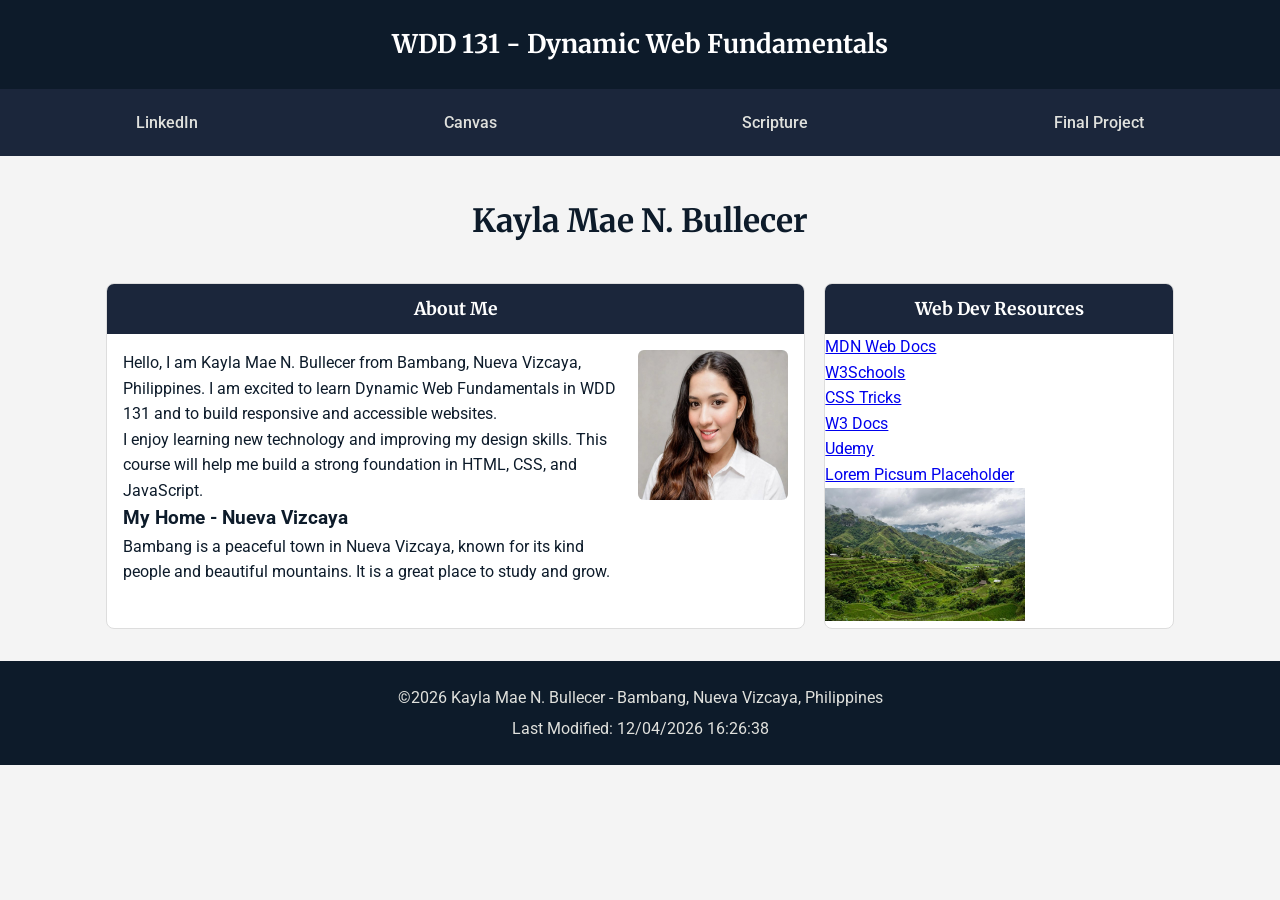
<file: index.html>
<!DOCTYPE html>
<html lang="en">
<head>
    <meta charset="UTF-8">
    <meta name="viewport" content="width=device-width, initial-scale=1.0">
    <title>WDD 131 - Dynamic Web Fundamentals - Kayla Mae N. Bullecer</title>
    <meta name="description" content="WDD 131 - Dynamic Web Fundamentals - Kayla Mae N. Bullecer - home page, course landing, web development, HTML CSS JavaScript">
    <meta name="author" content="Kayla Mae N. Bullecer">
    <link rel="preconnect" href="https://fonts.googleapis.com">
    <link rel="preconnect" href="https://fonts.gstatic.com" crossorigin>
    <link href="https://fonts.googleapis.com/css2?family=Merriweather:wght@400;700&family=Roboto:wght@400;500&display=swap" rel="stylesheet">
    <link rel="stylesheet" href="styles/base.css">
    <script src="scripts/getdates.js" defer></script>
</head>
<body>
    <header>
        <span id="course-title">WDD 131 - Dynamic Web Fundamentals</span>
        <nav>
            <a href="https://www.linkedin.com/" target="_blank">LinkedIn</a>
            <a href="https://byupw.instructure.com/" target="_blank">Canvas</a>
            <a href="https://www.churchofjesuschrist.org/study/scriptures/bofm/1-ne/3?lang=eng&id=p7#p7" target="_blank">Scripture</a>
            <a href="#">Final Project</a>
        </nav>
    </header>
    <main>
        <h1>Kayla Mae N. Bullecer</h1>
        <section class="card">
            <h2>About Me</h2>
            <div class="card-content">
                <div class="text">
                    <p>Hello, I am Kayla Mae N. Bullecer from Bambang, Nueva Vizcaya, Philippines. I am excited to learn Dynamic Web Fundamentals in WDD 131 and to build responsive and accessible websites.</p>
                    <p>I enjoy learning new technology and improving my design skills. This course will help me build a strong foundation in HTML, CSS, and JavaScript.</p>
                    <h3>My Home - Nueva Vizcaya</h3>
                    <p>Bambang is a peaceful town in Nueva Vizcaya, known for its kind people and beautiful mountains. It is a great place to study and grow.</p>
                </div>
                <img src="images/profile.jpg" alt="Portrait of Kayla Mae N. Bullecer" width="150">
            </div>
        </section>
        <section class="card">
            <h2>Web Dev Resources</h2>
            <div class="resources">
                <ul>
                    <li><a href="https://developer.mozilla.org/" target="_blank">MDN Web Docs</a></li>
                    <li><a href="https://www.w3schools.com/" target="_blank">W3Schools</a></li>
                    <li><a href="https://css-tricks.com/" target="_blank">CSS Tricks</a></li>
                    <li><a href="https://www.w3docs.com/" target="_blank">W3 Docs</a></li>
                    <li><a href="https://www.udemy.com/" target="_blank">Udemy</a></li>
                    <li><a href="https://picsum.photos/" target="_blank">Lorem Picsum Placeholder</a></li>
                </ul>
                <img src="images/nueva-vizcaya.jpg" alt="Scenery of Nueva Vizcaya" width="200">
            </div>
        </section>
    </main>
    <footer>
        <p>&copy;<span id="currentyear"></span> Kayla Mae N. Bullecer - Bambang, Nueva Vizcaya, Philippines</p>
        <p id="lastModified"></p>
    </footer>
</body>
</html>
</file>
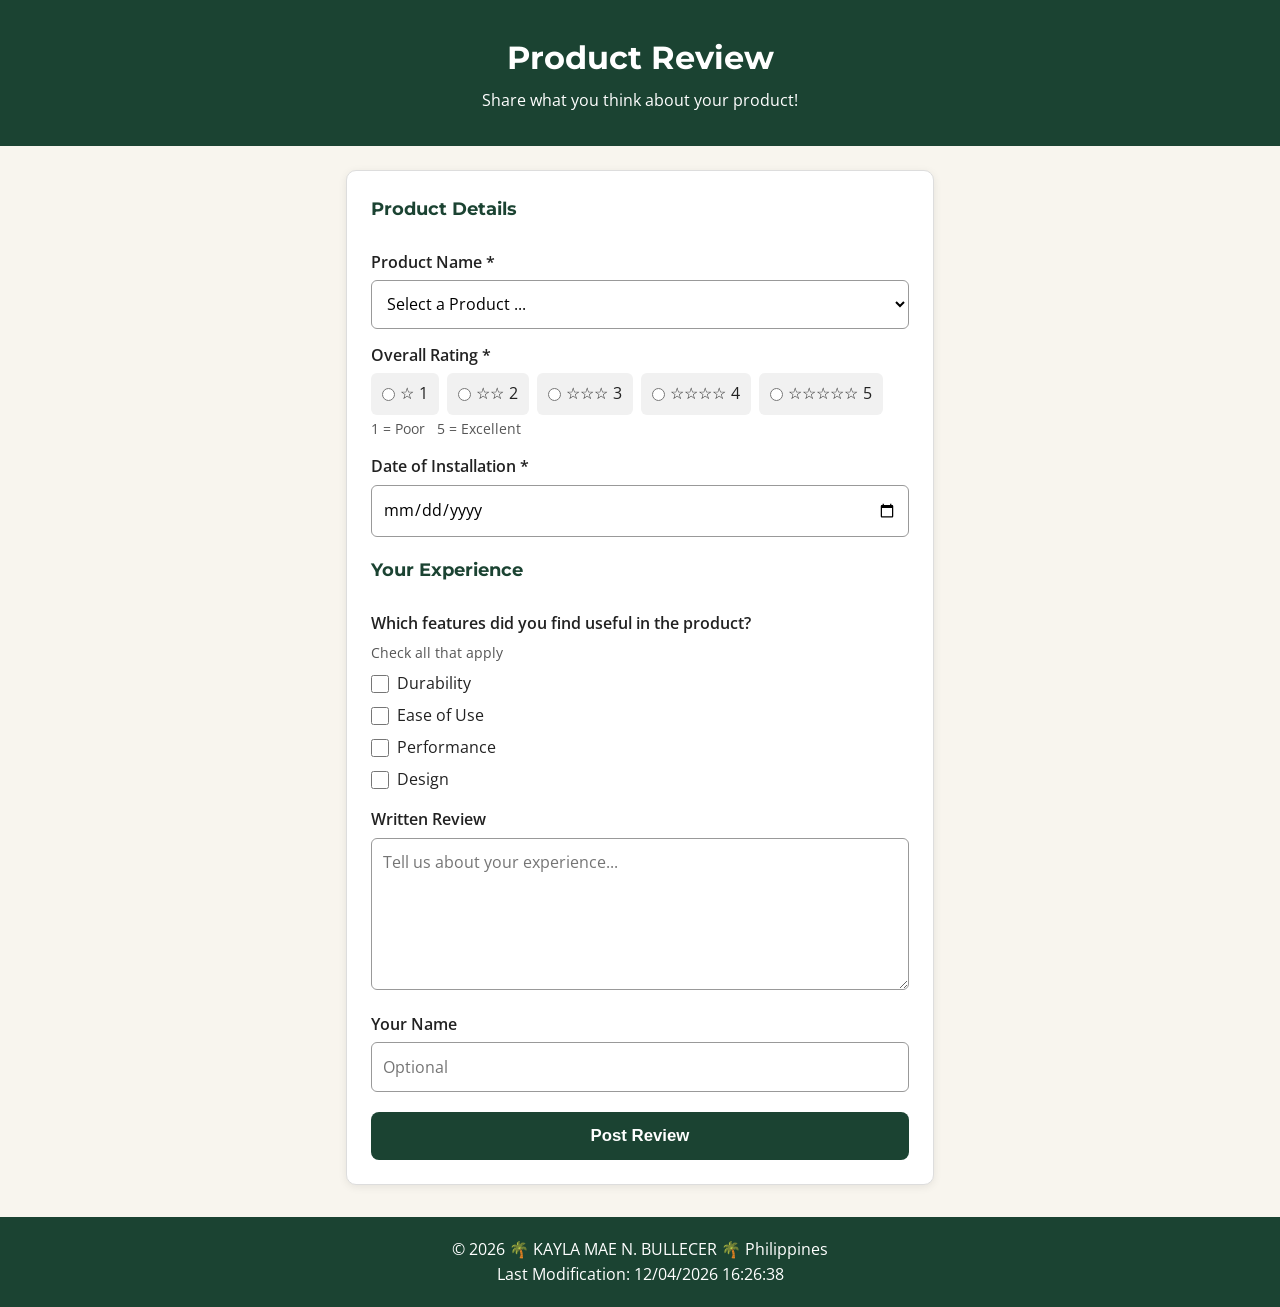
<file: form.html>
<!DOCTYPE html>
<html lang="en">
<head>
<meta charset="UTF-8">
<meta name="viewport" content="width=device-width, initial-scale=1.0">
<title>WDD 131 - Product Review Form - KAYLA MAE N. BULLECER</title>
<meta name="description" content="WDD 131 - Dynamic Web Fundamentals - Week 05 Product Review Form by KAYLA MAE N. BULLECER">
<meta name="author" content="KAYLA MAE N. BULLECER">
<link rel="preconnect" href="https://fonts.googleapis.com">
<link rel="preconnect" href="https://fonts.gstatic.com" crossorigin>
<link href="https://fonts.googleapis.com/css2?family=Montserrat:wght@600;700&family=Open+Sans:wght@400;600&display=swap" rel="stylesheet">
<link rel="stylesheet" href="styles/form.css">
<script src="scripts/form.js" defer></script>
</head>
<body>
<header>
<h1>Product Review</h1>
<p>Share what you think about your product!</p>
</header>
<main>
<form method="get" action="review.html">
<fieldset>
<legend>Product Details</legend>

<label for="productName">Product Name *</label>
<select id="productName" name="productName" required>
<option value="" disabled selected>Select a Product ...</option>
</select>

<div class="rating-group">
<span class="group-label" id="ratingLabel">Overall Rating *</span>
<div class="stars" role="radiogroup" aria-labelledby="ratingLabel">
<label for="rating1"><input type="radio" id="rating1" name="overallRating" value="1" required>☆<span>1</span></label>
<label for="rating2"><input type="radio" id="rating2" name="overallRating" value="2" required>☆☆<span>2</span></label>
<label for="rating3"><input type="radio" id="rating3" name="overallRating" value="3" required>☆☆☆<span>3</span></label>
<label for="rating4"><input type="radio" id="rating4" name="overallRating" value="4" required>☆☆☆☆<span>4</span></label>
<label for="rating5"><input type="radio" id="rating5" name="overallRating" value="5" required>☆☆☆☆☆<span>5</span></label>
</div>
<p class="hint">1 = Poor &nbsp; 5 = Excellent</p>
</div>

<label for="installDate">Date of Installation *</label>
<input type="date" id="installDate" name="installDate" required>
</fieldset>

<fieldset>
<legend>Your Experience</legend>
<span class="group-label">Which features did you find useful in the product?</span>
<p class="hint">Check all that apply</p>
<div class="checks">
<div><input type="checkbox" id="featureDurability" name="usefulFeatures" value="Durability"><label for="featureDurability">Durability</label></div>
<div><input type="checkbox" id="featureEase" name="usefulFeatures" value="Ease of Use"><label for="featureEase">Ease of Use</label></div>
<div><input type="checkbox" id="featurePerformance" name="usefulFeatures" value="Performance"><label for="featurePerformance">Performance</label></div>
<div><input type="checkbox" id="featureDesign" name="usefulFeatures" value="Design"><label for="featureDesign">Design</label></div>
</div>

<label for="writtenReview">Written Review</label>
<textarea id="writtenReview" name="writtenReview" rows="5" placeholder="Tell us about your experience..."></textarea>

<label for="userName">Your Name</label>
<input type="text" id="userName" name="userName" placeholder="Optional">
</fieldset>

<input type="submit" value="Post Review">
</form>
</main>
<footer>
<p>&copy; <span id="currentyear"></span> &#127796; KAYLA MAE N. BULLECER &#127796; Philippines</p>
<p id="lastModified"></p>
</footer>
</body>
</html>
</file>
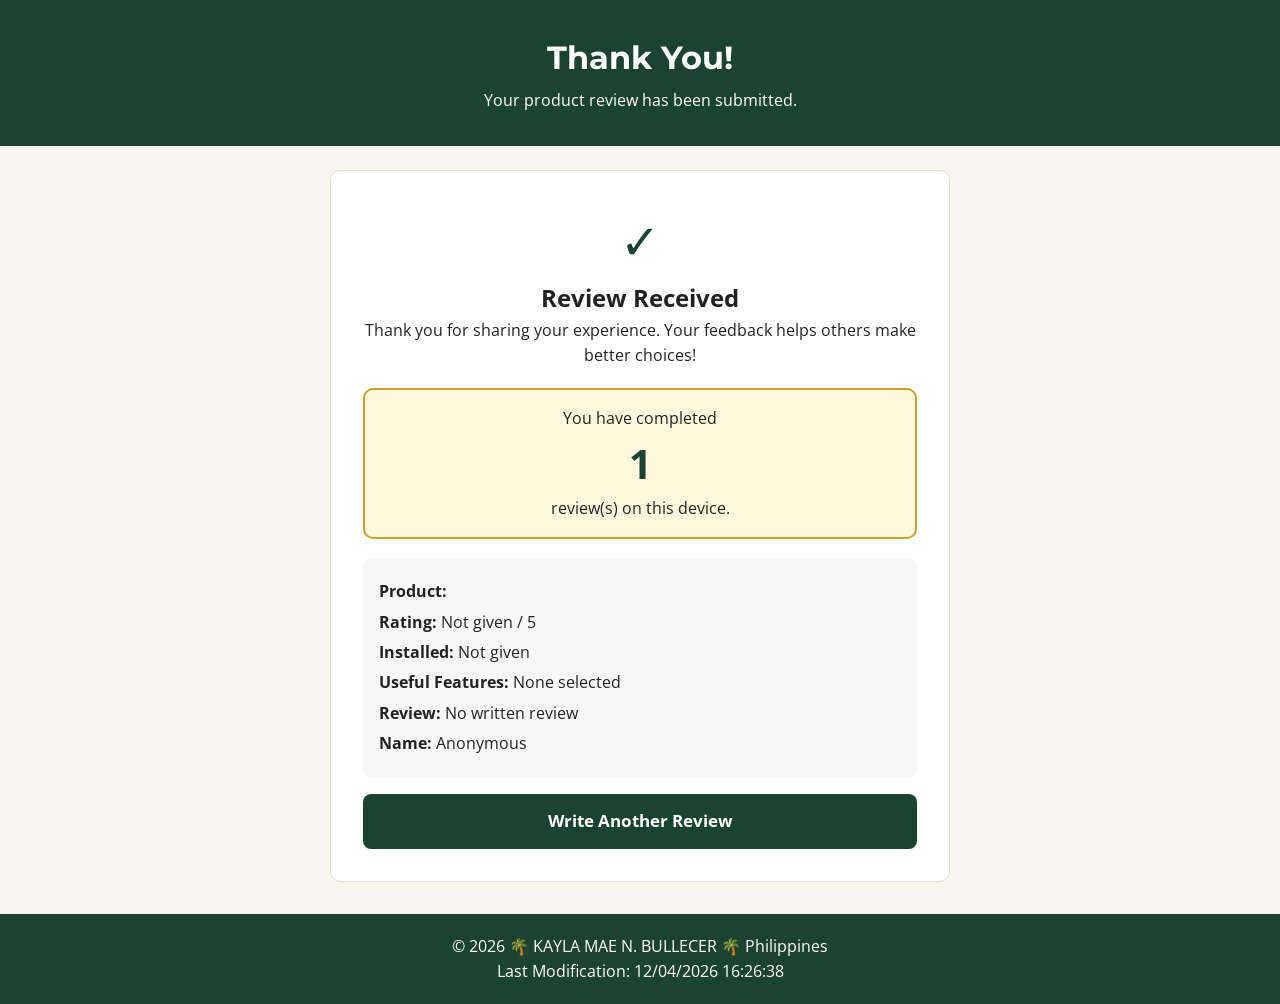
<file: review.html>
<!DOCTYPE html>
<html lang="en">
<head>
<meta charset="UTF-8">
<meta name="viewport" content="width=device-width, initial-scale=1.0">
<title>WDD 131 - Review Submitted - KAYLA MAE N. BULLECER</title>
<meta name="description" content="WDD 131 - Product Review Confirmation Page by KAYLA MAE N. BULLECER">
<meta name="author" content="KAYLA MAE N. BULLECER">
<link rel="preconnect" href="https://fonts.googleapis.com">
<link rel="preconnect" href="https://fonts.gstatic.com" crossorigin>
<link href="https://fonts.googleapis.com/css2?family=Montserrat:wght@600;700&family=Open+Sans:wght@400;600&display=swap" rel="stylesheet">
<link rel="stylesheet" href="styles/form.css">
<script src="scripts/form.js" defer></script>
</head>
<body>
<header>
<h1>Thank You!</h1>
<p>Your product review has been submitted.</p>
</header>
<main class="confirmation">
<div class="check">✓</div>
<h2>Review Received</h2>
<p>Thank you for sharing your experience. Your feedback helps others make better choices!</p>
<div class="counter-box">
<p>You have completed</p>
<p class="big-number"><span id="reviewCount">0</span></p>
<p>review(s) on this device.</p>
</div>
<div id="reviewSummary"></div>
<p><a class="btn" href="form.html">Write Another Review</a></p>
</main>
<footer>
<p>&copy; <span id="currentyear"></span> &#127796; KAYLA MAE N. BULLECER &#127796; Philippines</p>
<p id="lastModified"></p>
</footer>
</body>
</html>
</file>
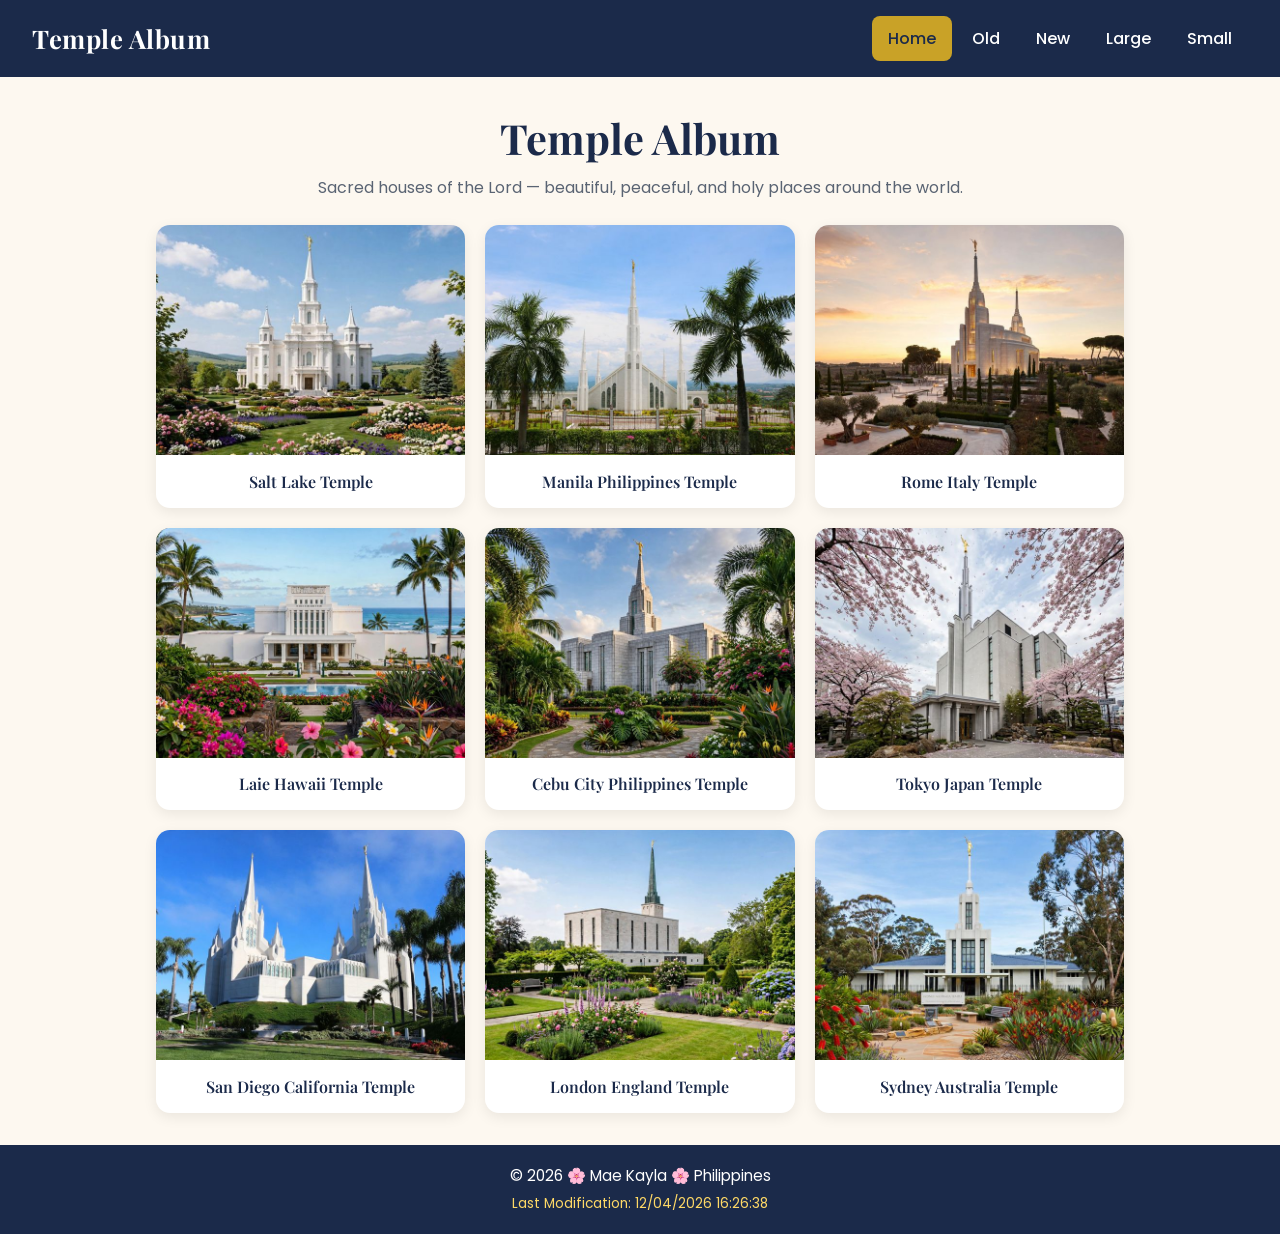
<file: temples.html>
<!DOCTYPE html>
<html lang="en-US">
<head>
<meta charset="utf-8">
<meta name="viewport" content="width=device-width, initial-scale=1.0">
<title>Temple Album | Mae Kayla</title>
<meta name="description" content="WDD 131 Temple Album - A responsive gallery of beautiful temples.">
<meta name="author" content="Mae Kayla">
<link rel="preconnect" href="https://fonts.googleapis.com">
<link rel="preconnect" href="https://fonts.gstatic.com" crossorigin>
<link href="https://fonts.googleapis.com/css2?family=Playfair+Display:wght@600;700&family=Poppins:wght@300;400;500;600&display=swap" rel="stylesheet">
<link rel="stylesheet" href="styles/temples.css">
<link rel="stylesheet" href="styles/temples-large.css">
<script src="scripts/temples.js" defer></script>
</head>
<body>
<header>
  <h2 class="logo">Temple Album</h2>
  <button id="menu" aria-label="Toggle navigation menu" aria-expanded="false">☰</button>
  <nav id="nav"><ul>
    <li><a href="#" class="active">Home</a></li>
    <li><a href="#">Old</a></li>
    <li><a href="#">New</a></li>
    <li><a href="#">Large</a></li>
    <li><a href="#">Small</a></li>
  </ul></nav>
</header>
<main>
  <h1>Temple Album</h1>
  <p class="subtitle">Sacred houses of the Lord — beautiful, peaceful, and holy places around the world.</p>
  <div class="album">
    <figure><img src="images/salt-lake.jpg" alt="Salt Lake Temple" loading="lazy" width="640" height="480"><figcaption>Salt Lake Temple</figcaption></figure>
    <figure><img src="images/manila.jpg" alt="Manila Philippines Temple" loading="lazy" width="640" height="480"><figcaption>Manila Philippines Temple</figcaption></figure>
    <figure><img src="images/rome.jpg" alt="Rome Italy Temple" loading="lazy" width="640" height="480"><figcaption>Rome Italy Temple</figcaption></figure>
    <figure><img src="images/laie.jpg" alt="Laie Hawaii Temple" loading="lazy" width="640" height="480"><figcaption>Laie Hawaii Temple</figcaption></figure>
    <figure><img src="images/cebu.jpg" alt="Cebu City Philippines Temple" loading="lazy" width="640" height="480"><figcaption>Cebu City Philippines Temple</figcaption></figure>
    <figure><img src="images/tokyo.jpg" alt="Tokyo Japan Temple" loading="lazy" width="640" height="480"><figcaption>Tokyo Japan Temple</figcaption></figure>
    <figure><img src="images/san-diego.jpg" alt="San Diego California Temple" loading="lazy" width="640" height="480"><figcaption>San Diego California Temple</figcaption></figure>
    <figure><img src="images/london.jpg" alt="London England Temple" loading="lazy" width="640" height="480"><figcaption>London England Temple</figcaption></figure>
    <figure><img src="images/sydney.jpg" alt="Sydney Australia Temple" loading="lazy" width="640" height="480"><figcaption>Sydney Australia Temple</figcaption></figure>
  </div>
</main>
<footer>
  <p>&copy; <span id="currentyear"></span> 🌸 Mae Kayla 🌸 Philippines</p>
  <p id="lastModified"></p>
</footer>
</body>
</html>
</file>
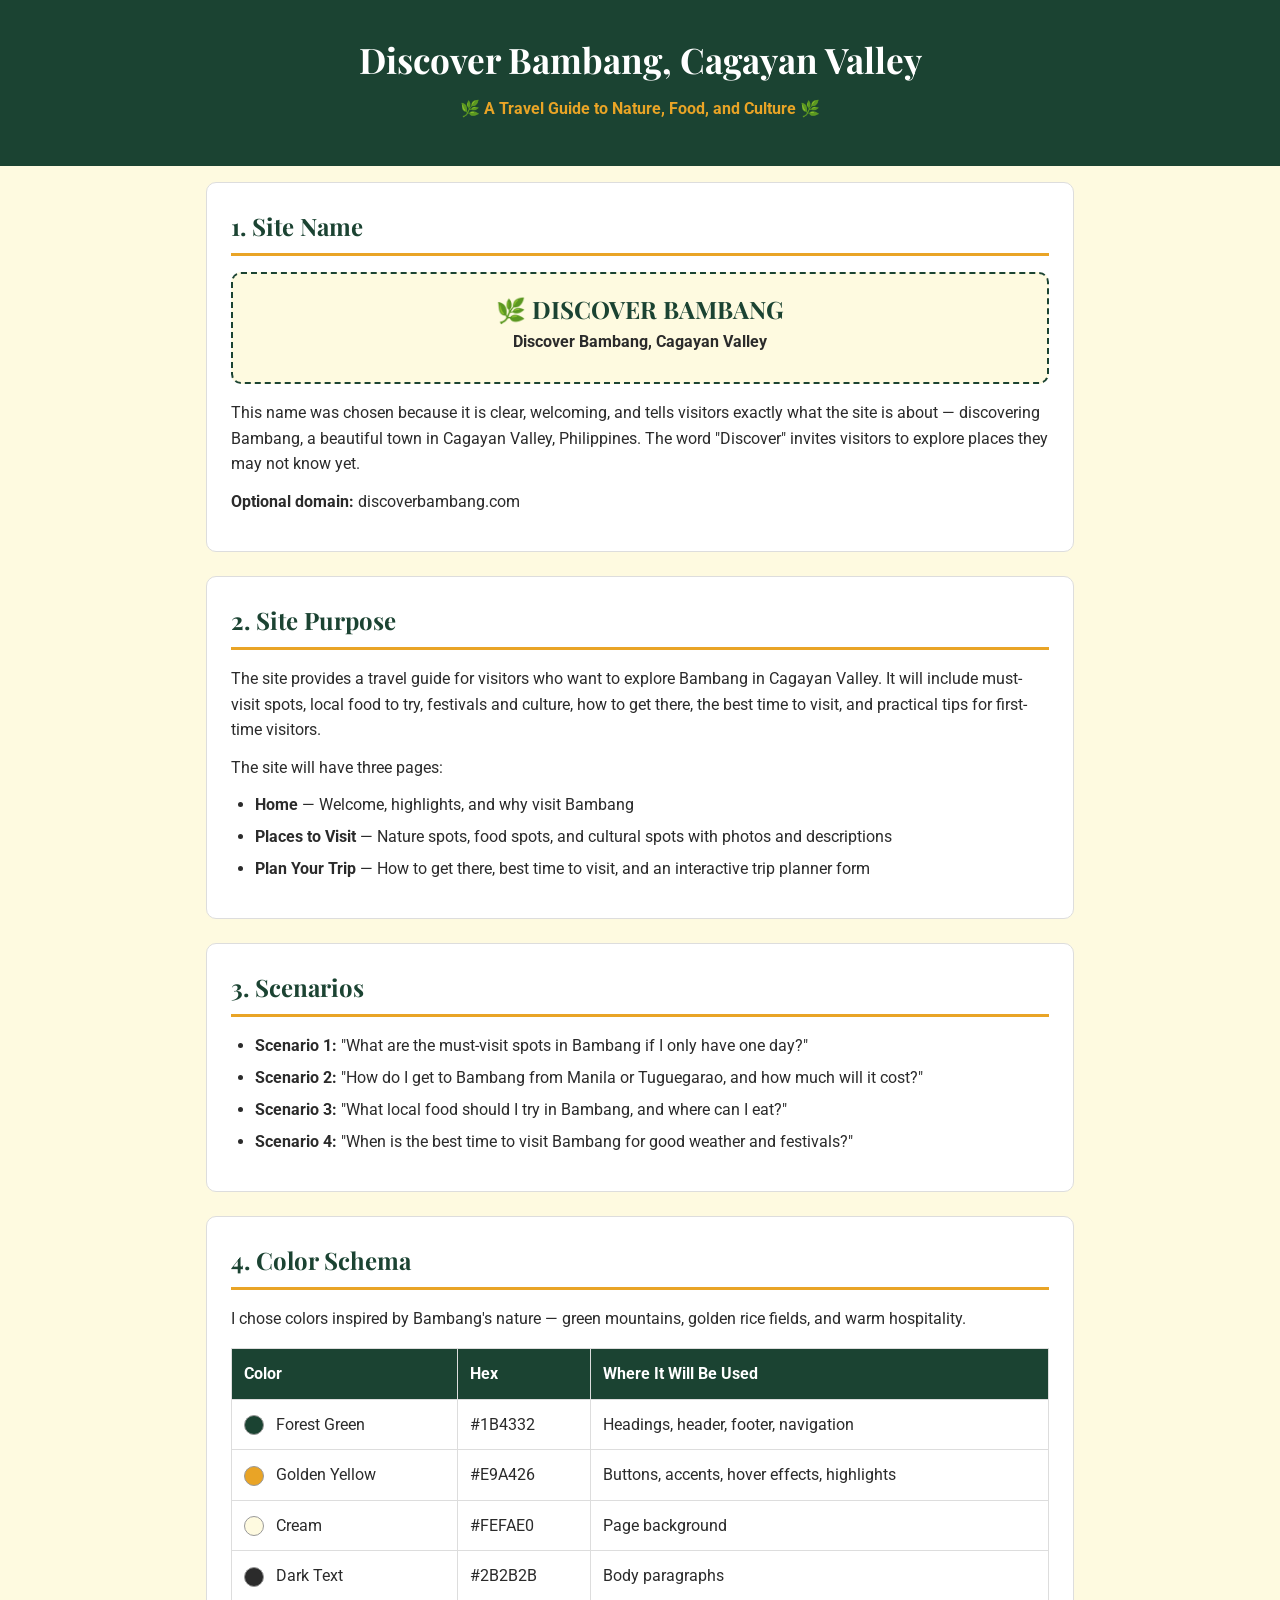
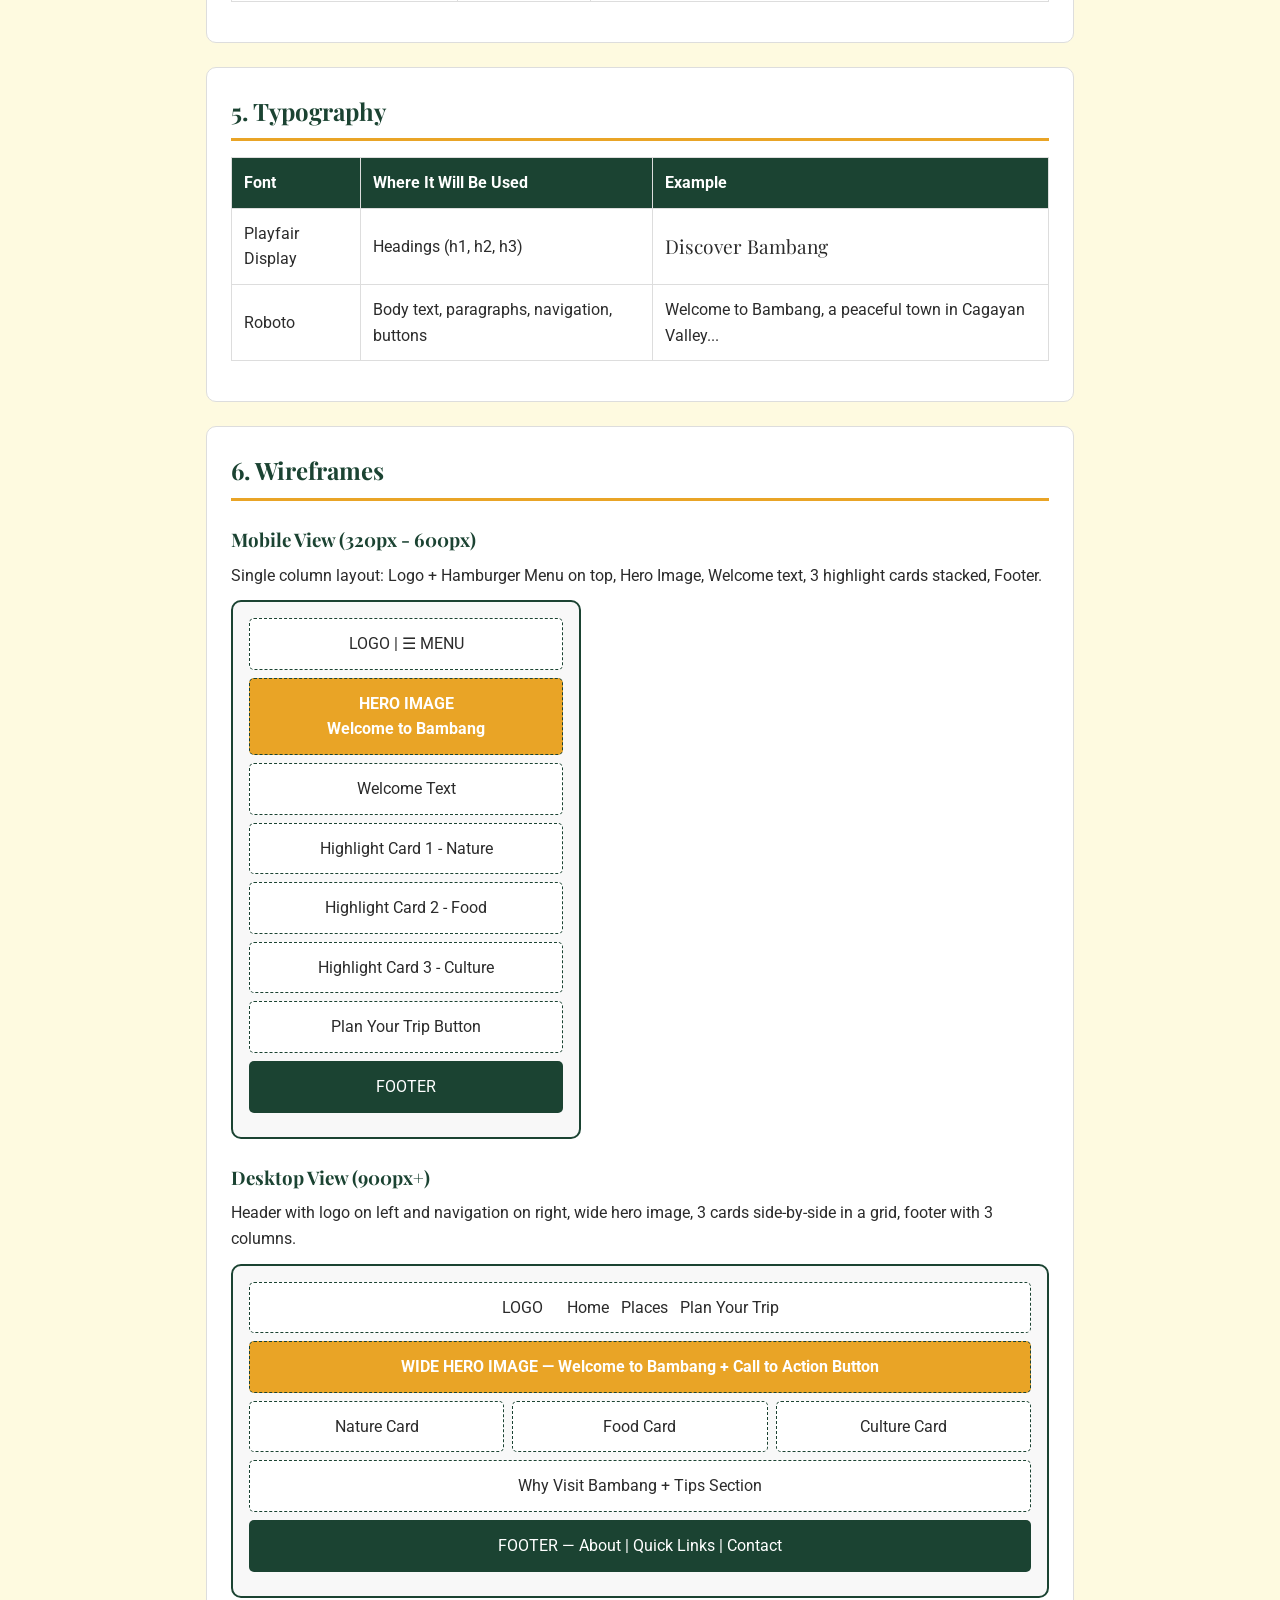
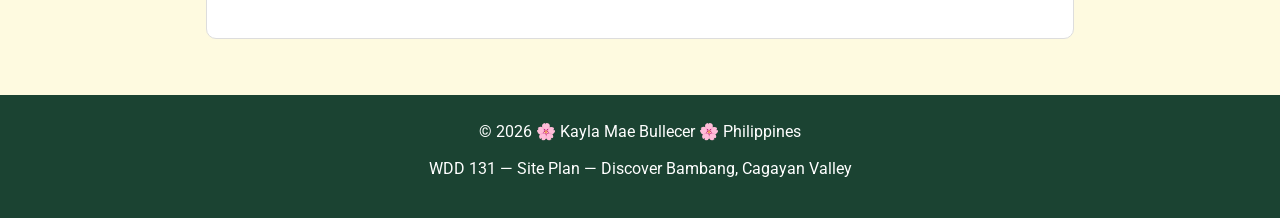
<file: project/siteplan.html>
<!DOCTYPE html>
<html lang="en">
<head>
  <meta charset="UTF-8">
  <meta name="viewport" content="width=device-width, initial-scale=1.0">
  <title>Site Plan - Discover Bambang, Cagayan Valley | WDD 131</title>
  <meta name="description" content="Site plan for Discover Bambang, Cagayan Valley travel guide project for WDD 131 by Kayla Mae Bullecer.">
  <meta name="author" content="Kayla Mae Bullecer">
  <link rel="preconnect" href="https://fonts.googleapis.com">
  <link rel="preconnect" href="https://fonts.gstatic.com" crossorigin>
  <link href="https://fonts.googleapis.com/css2?family=Playfair+Display:wght@700&family=Roboto:wght@400;700&display=swap" rel="stylesheet">
  <link rel="stylesheet" href="styles/siteplan.css">
</head>
<body>
  <header>
    <h1>Discover Bambang, Cagayan Valley</h1>
    <p class="tagline">🌿 A Travel Guide to Nature, Food, and Culture 🌿</p>
  </header>
  <main>
    <section>
      <h2>1. Site Name</h2>
      <div class="logo-box"><span class="logo">🌿 DISCOVER BAMBANG</span><p><strong>Discover Bambang, Cagayan Valley</strong></p></div>
      <p>This name was chosen because it is clear, welcoming, and tells visitors exactly what the site is about — discovering Bambang, a beautiful town in Cagayan Valley, Philippines. The word "Discover" invites visitors to explore places they may not know yet.</p>
      <p><strong>Optional domain:</strong> discoverbambang.com</p>
    </section>
    <section>
      <h2>2. Site Purpose</h2>
      <p>The site provides a travel guide for visitors who want to explore Bambang in Cagayan Valley. It will include must-visit spots, local food to try, festivals and culture, how to get there, the best time to visit, and practical tips for first-time visitors.</p>
      <p>The site will have three pages:</p>
      <ul>
        <li><strong>Home</strong> — Welcome, highlights, and why visit Bambang</li>
        <li><strong>Places to Visit</strong> — Nature spots, food spots, and cultural spots with photos and descriptions</li>
        <li><strong>Plan Your Trip</strong> — How to get there, best time to visit, and an interactive trip planner form</li>
      </ul>
    </section>
    <section>
      <h2>3. Scenarios</h2>
      <ul>
        <li><strong>Scenario 1:</strong> "What are the must-visit spots in Bambang if I only have one day?"</li>
        <li><strong>Scenario 2:</strong> "How do I get to Bambang from Manila or Tuguegarao, and how much will it cost?"</li>
        <li><strong>Scenario 3:</strong> "What local food should I try in Bambang, and where can I eat?"</li>
        <li><strong>Scenario 4:</strong> "When is the best time to visit Bambang for good weather and festivals?"</li>
      </ul>
    </section>
    <section>
      <h2>4. Color Schema</h2>
      <p>I chose colors inspired by Bambang's nature — green mountains, golden rice fields, and warm hospitality.</p>
      <table><tr><th>Color</th><th>Hex</th><th>Where It Will Be Used</th></tr>
      <tr><td><span class="swatch green"></span> Forest Green</td><td>#1B4332</td><td>Headings, header, footer, navigation</td></tr>
      <tr><td><span class="swatch gold"></span> Golden Yellow</td><td>#E9A426</td><td>Buttons, accents, hover effects, highlights</td></tr>
      <tr><td><span class="swatch cream"></span> Cream</td><td>#FEFAE0</td><td>Page background</td></tr>
      <tr><td><span class="swatch dark"></span> Dark Text</td><td>#2B2B2B</td><td>Body paragraphs</td></tr></table>
    </section>
    <section>
      <h2>5. Typography</h2>
      <table><tr><th>Font</th><th>Where It Will Be Used</th><th>Example</th></tr>
      <tr><td>Playfair Display</td><td>Headings (h1, h2, h3)</td><td class="font-heading">Discover Bambang</td></tr>
      <tr><td>Roboto</td><td>Body text, paragraphs, navigation, buttons</td><td class="font-body">Welcome to Bambang, a peaceful town in Cagayan Valley...</td></tr></table>
    </section>
    <section>
      <h2>6. Wireframes</h2>
      <h3>Mobile View (320px - 600px)</h3>
      <p>Single column layout: Logo + Hamburger Menu on top, Hero Image, Welcome text, 3 highlight cards stacked, Footer.</p>
      <div class="wireframe mobile"><div class="wf-header">LOGO | ☰ MENU</div><div class="wf-hero">HERO IMAGE<br>Welcome to Bambang</div><div class="wf-box">Welcome Text</div><div class="wf-box">Highlight Card 1 - Nature</div><div class="wf-box">Highlight Card 2 - Food</div><div class="wf-box">Highlight Card 3 - Culture</div><div class="wf-box">Plan Your Trip Button</div><div class="wf-footer">FOOTER</div></div>
      <h3>Desktop View (900px+)</h3>
      <p>Header with logo on left and navigation on right, wide hero image, 3 cards side-by-side in a grid, footer with 3 columns.</p>
      <div class="wireframe desktop"><div class="wf-header">LOGO &nbsp;&nbsp;&nbsp;&nbsp; Home &nbsp; Places &nbsp; Plan Your Trip</div><div class="wf-hero">WIDE HERO IMAGE — Welcome to Bambang + Call to Action Button</div><div class="wf-row"><div class="wf-box">Nature Card</div><div class="wf-box">Food Card</div><div class="wf-box">Culture Card</div></div><div class="wf-box">Why Visit Bambang + Tips Section</div><div class="wf-footer">FOOTER — About | Quick Links | Contact</div></div>
    </section>
  </main>
  <footer><p>&copy; <span id="currentyear"></span> 🌸 Kayla Mae Bullecer 🌸 Philippines</p><p>WDD 131 — Site Plan — Discover Bambang, Cagayan Valley</p></footer>
  <script>document.querySelector("#currentyear").textContent = new Date().getFullYear();</script>
</body>
</html>
</file>
<file: styles/base.css>
* { margin: 0; padding: 0; box-sizing: border-box; }

body {
    font-family: 'Roboto', sans-serif;
    background: #f4f4f4;
    color: #0D1B2A;
    line-height: 1.6;
}

header {
    background: #0D1B2A;
    color: #fff;
}

#course-title {
    display: block;
    text-align: center;
    background: #0D1B2A;
    color: #fff;
    padding: 1.5rem;
    font-family: 'Merriweather', serif;
    font-size: 1.6rem;
    font-weight: 700;
}

nav {
    display: flex;
    justify-content: space-around;
    align-items: center;
    background: #1B263B;
    padding: 0.8rem;
    flex-wrap: wrap;
}

nav a {
    color: #E0E1DD;
    text-decoration: none;
    font-weight: 500;
    padding: 0.5rem 1rem;
    border-radius: 4px;
}

nav a:hover {
    background: #415A77;
    color: #fff;
}

main {
    max-width: 1100px;
    margin: 1.5rem auto;
    display: grid;
    grid-template-columns: 2fr 1fr;
    gap: 1.2rem;
    padding: 0 1rem;
}

main h1 {
    grid-column: 1 / -1;
    text-align: center;
    font-family: 'Merriweather', serif;
    color: #0D1B2A;
    padding: 1rem 0;
}

.card {
    background: #fff;
    border: 1px solid #ddd;
    border-radius: 8px;
    overflow: hidden;
}

.card h2 {
    background: #1B263B;
    color: #fff;
    text-align: center;
    padding: 0.7rem;
    font-family: 'Merriweather', serif;
    font-size: 1.1rem;
}

.card-content {
    display: flex;
    gap: 1rem;
    padding: 1rem;
    align-items: flex-start;
}

.card-content .text {
    flex: 1;
}

.card-content img {
    max-width: 150px;
    height: auto;
    border-radius: 6px;
}

footer {
    background: #0D1B2A;
    color: #E0E1DD;
    text-align: center;
    padding: 1.2rem;
    margin-top: 2rem;
}

footer p {
    margin: 0.3rem 0;
}
</file>
<file: styles/form.css>
*{box-sizing:border-box;margin:0;padding:0}
:root{--green:#1B4332;--gold:#C9A227;--light:#F8F5EE;--white:#fff;--dark:#222}
body{font-family:'Open Sans',Arial,sans-serif;background:var(--light);color:var(--dark);line-height:1.6}
header{background:var(--green);color:#fff;text-align:center;padding:2rem 1rem}
header h1{font-family:Montserrat,sans-serif;font-size:2rem}
header p{margin-top:.3rem}
main{max-width:620px;margin:1.5rem auto;padding:0 1rem}
form{background:var(--white);border:1px solid #ddd;border-radius:10px;padding:1.5rem;box-shadow:0 2px 8px rgba(0,0,0,.08)}
fieldset{border:none;margin-bottom:1.2rem}
legend{font-family:Montserrat,sans-serif;font-weight:700;font-size:1.1rem;color:var(--green);margin-bottom:.8rem}
label{display:block;font-weight:600;margin:.9rem 0 .3rem}
.group-label{display:block;font-weight:600;margin:.9rem 0 .3rem}
.hint{font-size:.85rem;color:#555;margin:.2rem 0 .5rem}
select,input[type="date"],input[type="text"],textarea{width:100%;padding:.7rem;border:1px solid #999;border-radius:6px;font:inherit;background:#fff}
select:focus,input:focus,textarea:focus{outline:3px solid var(--gold);border-color:var(--green)}
.stars{display:flex;flex-wrap:wrap;gap:.5rem}
.stars label{display:flex;align-items:center;gap:.3rem;background:#f1f1f1;padding:.5rem .7rem;border-radius:6px;cursor:pointer;margin:0;font-weight:400}
.stars label:hover{background:#FFEFC2}
.stars input{width:auto}
.checks div{display:flex;gap:.5rem;align-items:center;margin:.4rem 0}
.checks input{width:18px;height:18px}
.checks label{margin:0;font-weight:400}
input[type="submit"],.btn{display:block;width:100%;background:var(--green);color:#fff;border:none;padding:.9rem;font-size:1.05rem;font-weight:700;border-radius:8px;cursor:pointer;text-align:center;text-decoration:none;margin-top:1rem}
input[type="submit"]:hover,.btn:hover{background:#2D6A4F}
.confirmation{background:#fff;border:1px solid #ddd;border-radius:10px;padding:2rem;text-align:center}
.check{font-size:3rem;color:var(--green)}
.counter-box{background:#FFF8DC;border:2px solid var(--gold);border-radius:10px;padding:1rem;margin:1.2rem 0}
.big-number{font-size:2.5rem;font-weight:700;color:var(--green)}
#reviewSummary{text-align:left;background:#f7f7f7;border-radius:8px;padding:1rem;margin:1rem 0}
#reviewSummary p{margin:.3rem 0}
footer{background:var(--green);color:#fff;text-align:center;padding:1.2rem;margin-top:2rem}
@media(max-width:500px){.stars{flex-direction:column}.stars label{width:100%}}
</file>
<file: styles/temples.css>
:root{--navy:#1b2a4a;--gold:#c9a227;--cream:#fdf8f0;--ink:#222;--muted:#5a6473}
*{margin:0;padding:0;box-sizing:border-box}
body{font-family:'Poppins',sans-serif;background:var(--cream);color:var(--ink);line-height:1.6}
header{background:var(--navy);color:#fff;padding:1rem;display:flex;align-items:center;justify-content:space-between;position:relative}
.logo{font-family:'Playfair Display',serif;font-size:1.6rem;letter-spacing:.5px}
#menu{background:none;border:0;color:#fff;font-size:1.9rem;cursor:pointer;line-height:1}
nav{display:none;width:100%;position:absolute;top:100%;left:0;background:var(--navy);z-index:10}
nav.open{display:block}
nav ul{list-style:none;display:flex;flex-direction:column}
nav a{display:block;color:#fff;text-decoration:none;padding:.9rem 1.2rem;font-weight:500;text-align:center}
nav a:hover,nav a.active{background:var(--gold);color:var(--navy)}
main{max-width:1000px;margin:0 auto;padding:1.25rem 1rem 2rem}
h1{font-family:'Playfair Display',serif;text-align:center;font-size:2rem;color:var(--navy);margin:.5rem 0 .25rem}
.subtitle{text-align:center;color:var(--muted);margin-bottom:1.5rem}
.album{display:grid;grid-template-columns:1fr;gap:1.25rem}
figure{background:#fff;border-radius:14px;overflow:hidden;box-shadow:0 4px 14px rgba(0,0,0,.08)}
figure img{width:100%;height:220px;object-fit:cover;display:block}
figcaption{text-align:center;padding:.85rem;font-weight:600;color:var(--navy);font-family:'Playfair Display',serif}
footer{background:var(--navy);color:#fff;text-align:center;padding:1.2rem;font-size:.95rem}
footer p:last-child{color:#ffd966;font-size:.85rem;margin-top:.25rem}
</file>
<file: styles/temples-large.css>
@media (min-width: 640px){
  #menu{display:none}
  nav{display:block;position:static;width:auto;background:transparent}
  nav ul{flex-direction:row;gap:.25rem}
  nav a{padding:.6rem 1rem;border-radius:8px}
  .album{grid-template-columns:repeat(2,1fr)}
  h1{font-size:2.6rem}
  figure img{height:230px}
}
@media (min-width: 960px){
  .album{grid-template-columns:repeat(3,1fr)}
  header{padding:1rem 2rem}
}
</file>
<file: project/styles/siteplan.css>
* { margin: 0; padding: 0; box-sizing: border-box; }
body { font-family: 'Roboto', sans-serif; background: #FEFAE0; color: #2B2B2B; line-height: 1.6; }
header { background: #1B4332; color: white; text-align: center; padding: 2rem 1rem; }
header h1 { font-family: 'Playfair Display', serif; font-size: 2.2rem; }
.tagline { color: #E9A426; margin-top: 0.5rem; font-weight: 700; }
main { max-width: 900px; margin: 0 auto; padding: 1rem; }
section { background: white; border: 1px solid #ddd; border-radius: 10px; padding: 1.5rem; margin-bottom: 1.5rem; }
h2 { font-family: 'Playfair Display', serif; color: #1B4332; border-bottom: 3px solid #E9A426; padding-bottom: 0.5rem; margin-bottom: 1rem; }
h3 { color: #1B4332; margin: 1.5rem 0 0.5rem; font-family: 'Playfair Display', serif; }
p { margin-bottom: 0.75rem; } ul { margin-left: 1.5rem; margin-bottom: 0.75rem; } li { margin-bottom: 0.4rem; }
.logo-box { text-align: center; background: #FEFAE0; border: 2px dashed #1B4332; padding: 1rem; margin-bottom: 1rem; border-radius: 10px; }
.logo { font-family: 'Playfair Display', serif; font-size: 1.5rem; font-weight: 700; color: #1B4332; }
table { width: 100%; border-collapse: collapse; margin: 1rem 0; } th, td { border: 1px solid #ddd; padding: 0.75rem; text-align: left; } th { background: #1B4332; color: white; }
.swatch { display: inline-block; width: 20px; height: 20px; border-radius: 50%; border: 1px solid #999; vertical-align: middle; margin-right: 0.5rem; }
.swatch.green { background: #1B4332; } .swatch.gold { background: #E9A426; } .swatch.cream { background: #FEFAE0; } .swatch.dark { background: #2B2B2B; }
.font-heading { font-family: 'Playfair Display', serif; font-size: 1.2rem; } .font-body { font-family: 'Roboto', sans-serif; }
.wireframe { border: 2px solid #1B4332; border-radius: 10px; padding: 1rem; background: #f8f8f8; margin-bottom: 1rem; }
.wireframe.mobile { max-width: 350px; }
.wf-header, .wf-hero, .wf-box, .wf-footer { background: white; border: 1px dashed #1B4332; text-align: center; padding: 0.75rem; margin-bottom: 0.5rem; border-radius: 5px; }
.wf-hero { background: #E9A426; color: white; font-weight: 700; } .wf-footer { background: #1B4332; color: white; }
.wf-row { display: flex; gap: 0.5rem; } .wf-row .wf-box { flex: 1; }
footer { background: #1B4332; color: white; text-align: center; padding: 1.5rem; margin-top: 1rem; }
</file>
